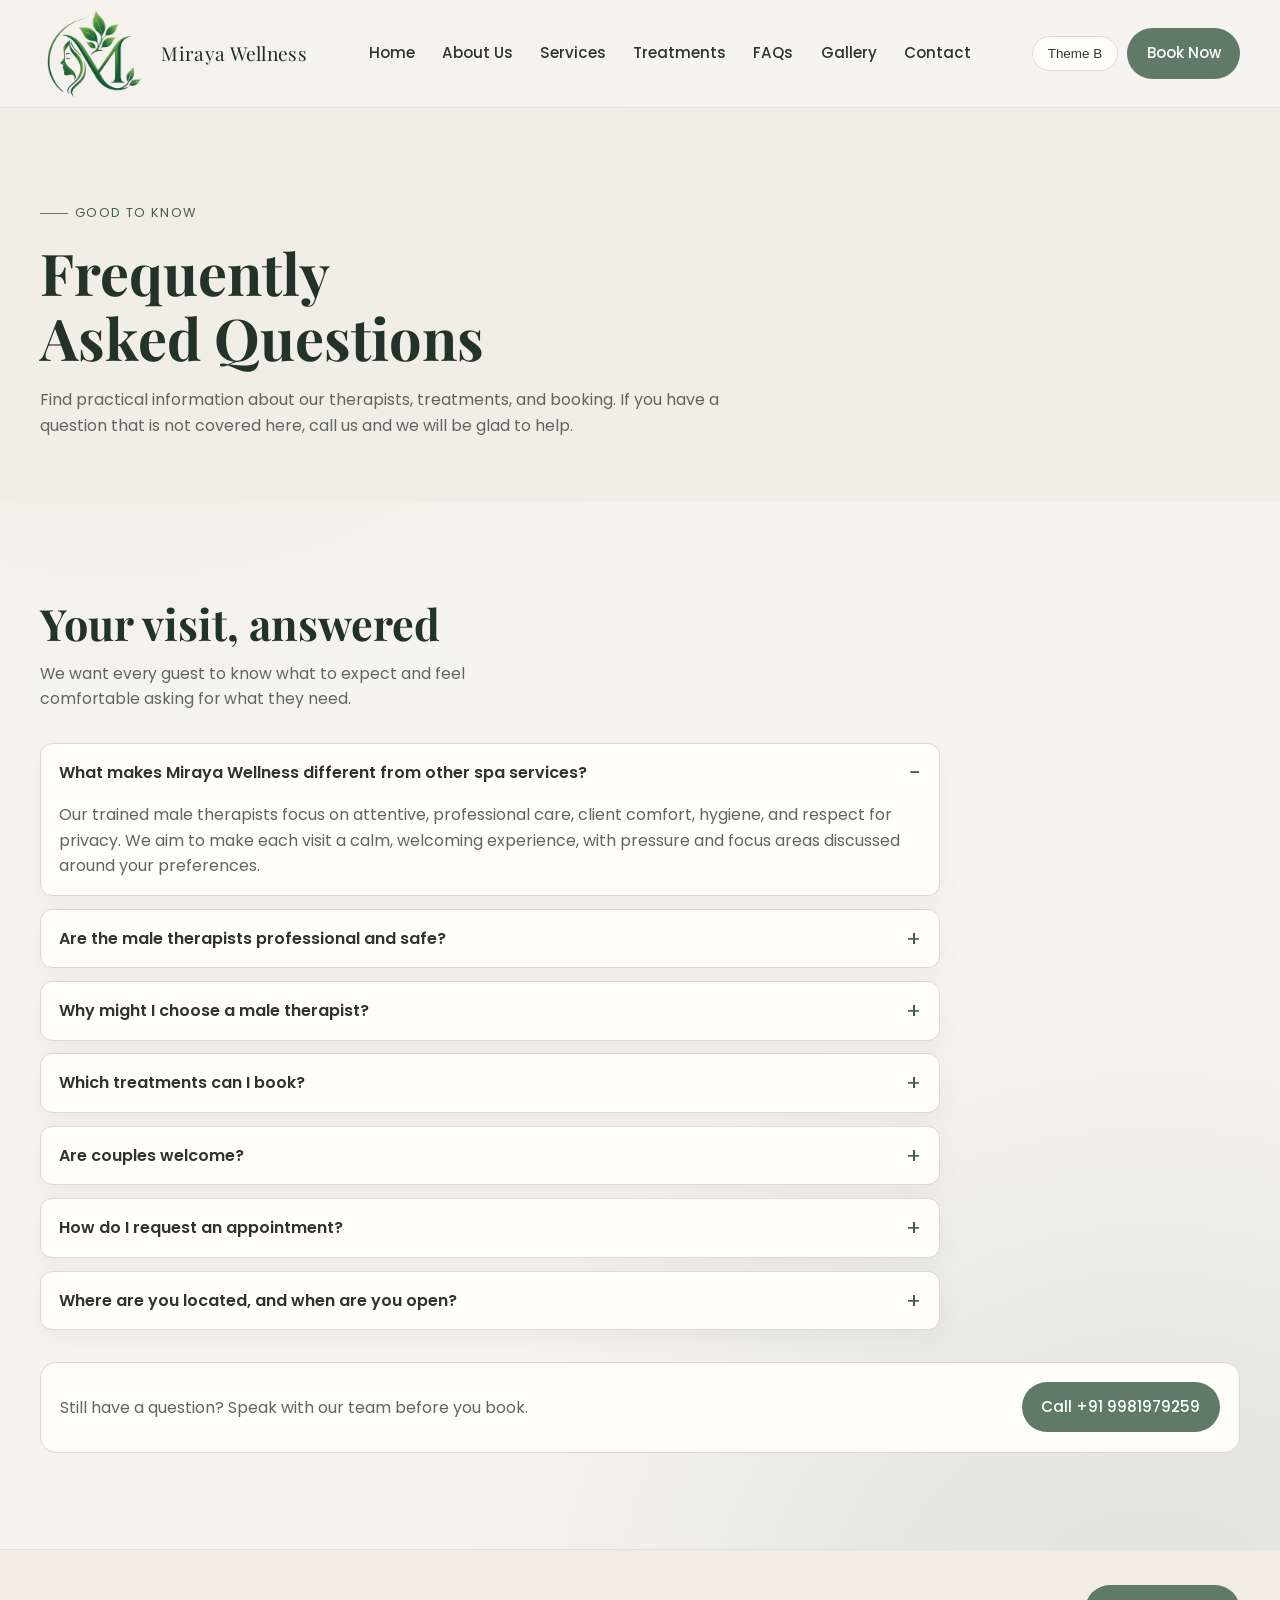
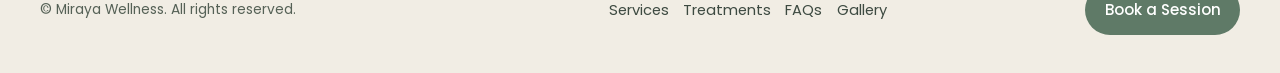
<file: faq.html>
<!DOCTYPE html>
<html lang="en">
<head>
  <meta charset="UTF-8" />
  <meta name="viewport" content="width=device-width, initial-scale=1.0" />
  <title>Frequently Asked Questions | Miraya Wellness</title>
  <meta name="description" content="Learn about therapist professionalism, privacy, treatments, couples bookings, and how to book a session at Miraya Wellness in Gurugram." />
  <meta name="robots" content="index, follow" />
  <meta name="theme-color" content="#5f7a67" />
  <link rel="icon" type="image/x-icon" href="assets/favicon.ico" />
  <link rel="icon" type="image/png" sizes="32x32" href="assets/favicon-32x32.png" />
  <link rel="apple-touch-icon" sizes="180x180" href="assets/apple-touch-icon.png" />
  <link rel="manifest" href="assets/site.webmanifest" />
  <link rel="preconnect" href="https://fonts.googleapis.com" />
  <link rel="preconnect" href="https://fonts.gstatic.com" crossorigin />
  <link href="https://fonts.googleapis.com/css2?family=Playfair+Display:wght@500;600;700&family=Poppins:wght@300;400;500;600&display=swap" rel="stylesheet" />
  <link rel="stylesheet" href="assets/index.css" />
</head>
<body data-theme="a">
  <header class="site-header">
    <div class="container header-wrap">
      <a href="index.html#home" class="brand" aria-label="Miraya Wellness home">
        <img class="brand-mark" src="assets/logo-source3.png" alt="Miraya Wellness logo" loading="eager" />
        <span class="brand-name">Miraya Wellness</span>
      </a>
      <nav class="nav" aria-label="Primary navigation">
        <button class="menu-toggle" id="menuToggle" aria-expanded="false" aria-controls="mobileMenu" aria-label="Toggle menu">
          <span></span><span></span><span></span>
        </button>
        <ul class="nav-links" id="mobileMenu">
          <li><a href="index.html#home">Home</a></li>
          <li><a href="index.html#about">About Us</a></li>
          <li><a href="index.html#services">Services</a></li>
          <li><a href="treatments.html">Treatments</a></li>
          <li><a href="faq.html" aria-current="page">FAQs</a></li>
          <li><a href="gallery.html">Gallery</a></li>
          <li><a href="index.html#contact">Contact</a></li>
        </ul>
      </nav>
      <div class="header-actions">
        <button type="button" class="theme-switch" id="themeSwitch" aria-label="Switch color theme" aria-pressed="false">Theme B</button>
        <a class="btn btn-primary" href="index.html#contact">Book Now</a>
      </div>
    </div>
  </header>

  <main>
    <section class="hero content-hero">
      <div class="container">
        <span class="eyebrow">Good to know</span>
        <h1>Frequently Asked Questions</h1>
        <p>Find practical information about our therapists, treatments, and booking. If you have a question that is not covered here, call us and we will be glad to help.</p>
      </div>
    </section>

    <section class="section">
      <div class="container">
        <h2 class="section-title">Your visit, answered</h2>
        <p class="section-subtitle">We want every guest to know what to expect and feel comfortable asking for what they need.</p>

        <div class="faq-list">
          <details class="faq-item" open>
            <summary>What makes Miraya Wellness different from other spa services?</summary>
            <p class="faq-answer">Our trained male therapists focus on attentive, professional care, client comfort, hygiene, and respect for privacy. We aim to make each visit a calm, welcoming experience, with pressure and focus areas discussed around your preferences.</p>
          </details>
          <details class="faq-item">
            <summary>Are the male therapists professional and safe?</summary>
            <p class="faq-answer">Yes. Our therapists are trained professionals who follow standards for hygiene, professionalism, and client confidentiality. Your comfort and privacy matter throughout the session. Please share any preferences or concerns before treatment, and let your therapist know if you would like the pressure adjusted or a pause.</p>
          </details>
          <details class="faq-item">
            <summary>Why might I choose a male therapist?</summary>
            <p class="faq-answer">Some guests prefer firmer pressure for muscle relaxation, while others prefer a gentler touch. The right pressure depends on your comfort and treatment goals, not on assumptions; discuss your preferences with your therapist so the session can be adjusted to you.</p>
          </details>
          <details class="faq-item">
            <summary>Which treatments can I book?</summary>
            <p class="faq-answer">Our listed menu includes Jacuzzi, Four Hand, Thai, Deep Tissue, Hot Oil, Swedish, and Full Body Massage. You can review current durations and prices on our <a href="index.html#services">services and pricing menu</a>. Other experiences and packages should be confirmed with us before booking.</p>
          </details>
          <details class="faq-item">
            <summary>Are couples welcome?</summary>
            <p class="faq-answer">Yes, couples are welcome. Contact us before your visit so we can discuss your preferred treatment and arrange the booking.</p>
          </details>
          <details class="faq-item">
            <summary>How do I request an appointment?</summary>
            <p class="faq-answer">Use the booking form on our <a href="index.html#contact">contact page</a> or call <a href="tel:+919981979259">+91 9981979259</a>. Share your preferred service, date, and time; we will contact you to confirm the request.</p>
          </details>
          <details class="faq-item">
            <summary>Where are you located, and when are you open?</summary>
            <p class="faq-answer">We are at 71 Princetone Estate Rd, DLF Phase 5, Sector 43, Gurugram. The website lists our hours as 24 hours a day, seven days a week. Please call ahead to confirm availability for your preferred time.</p>
          </details>
        </div>

        <div class="page-cta">
          <p>Still have a question? Speak with our team before you book.</p>
          <a class="btn btn-primary" href="tel:+919981979259">Call +91 9981979259</a>
        </div>
      </div>
    </section>
  </main>

  <footer class="site-footer">
    <div class="container footer-wrap">
      <p class="copyright">&copy; Miraya Wellness. All rights reserved.</p>
      <ul class="footer-links" aria-label="Quick links">
        <li><a href="index.html#services">Services</a></li>
        <li><a href="treatments.html">Treatments</a></li>
        <li><a href="faq.html" aria-current="page">FAQs</a></li>
        <li><a href="gallery.html">Gallery</a></li>
      </ul>
      <a class="btn btn-primary" href="index.html#contact">Book a Session</a>
    </div>
  </footer>

  <script src="assets/content-page.js"></script>
</body>
</html>
</file>
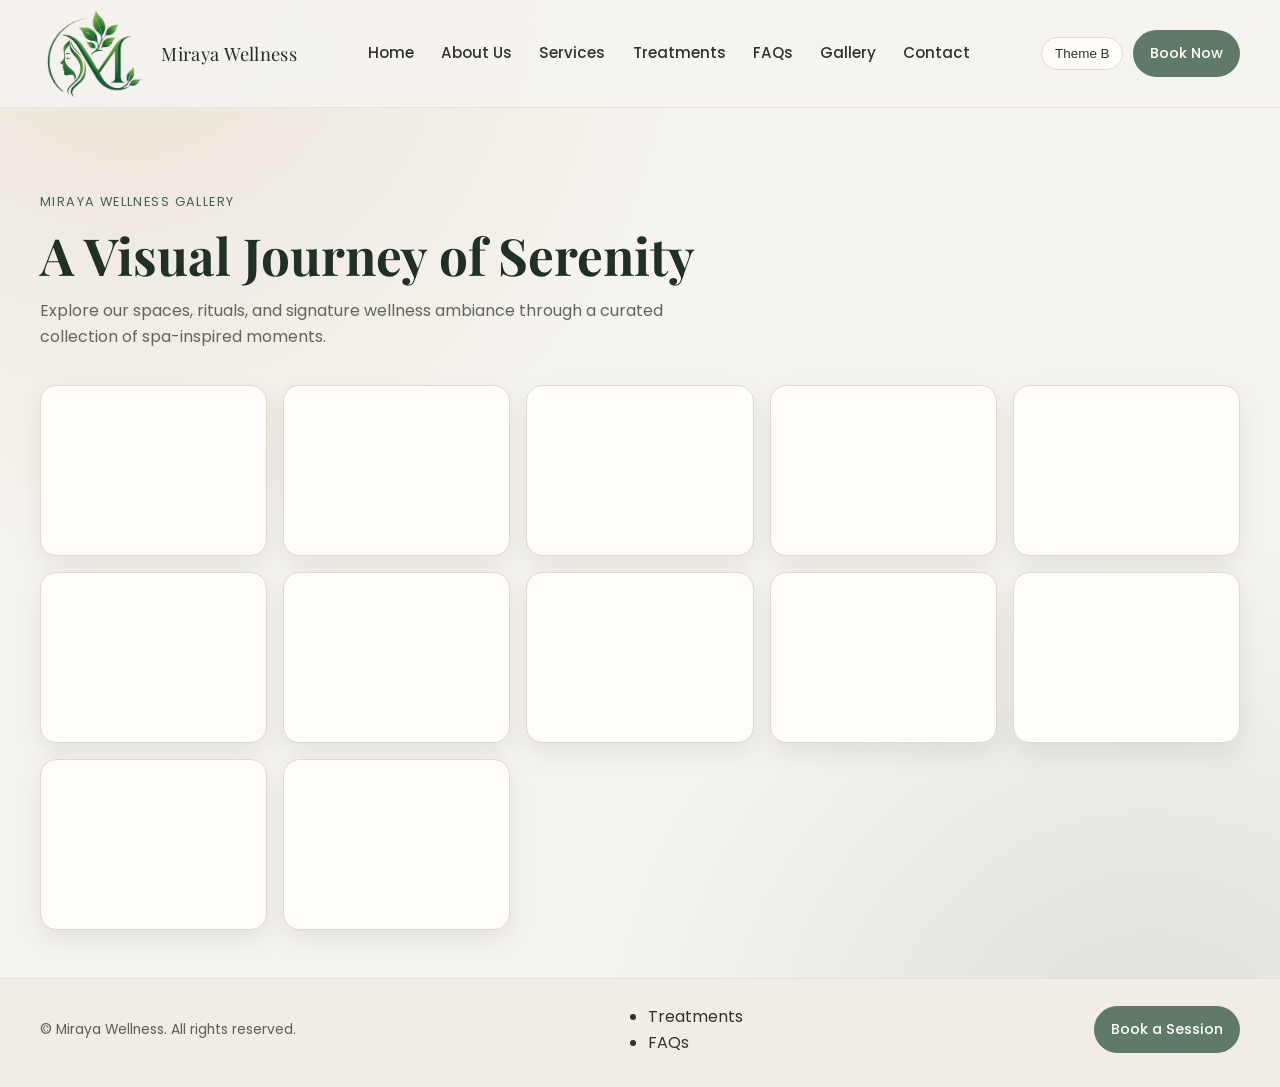
<file: gallery.html>
﻿<!DOCTYPE html>
<html lang="en">
<head>
  <meta charset="UTF-8" />
  <meta name="viewport" content="width=device-width, initial-scale=1.0" />
  <title>Gallery | Miraya Wellness</title>
  <meta name="description" content="Explore the Miraya Wellness gallery featuring serene spaces, therapies, and wellness ambiance." />
  <meta name="robots" content="index, follow" />
  <meta name="theme-color" content="#5f7a67" />
  <link rel="icon" type="image/x-icon" href="assets/favicon.ico" />
  <link rel="icon" type="image/png" sizes="32x32" href="assets/favicon-32x32.png" />
  <link rel="apple-touch-icon" sizes="180x180" href="assets/apple-touch-icon.png" />
  <link rel="manifest" href="assets/site.webmanifest" />
  <link rel="preconnect" href="https://fonts.googleapis.com" />
  <link rel="preconnect" href="https://fonts.gstatic.com" crossorigin />
  <link href="https://fonts.googleapis.com/css2?family=Playfair+Display:wght@500;600;700&family=Poppins:wght@300;400;500;600&display=swap" rel="stylesheet" />
    <link rel="stylesheet" href="assets/gallery.css" />
</head>
<body data-theme="a">
  <header class="site-header">
    <div class="container header-wrap">
      <a href="index.html#home" class="brand" aria-label="Miraya Wellness home">
        <img class="brand-mark" src="assets/logo-source3.png" alt="Miraya Wellness logo" loading="eager" />
        <span class="brand-name">Miraya Wellness</span>
      </a>

      <nav class="nav" aria-label="Primary navigation">
        <button class="menu-toggle" id="menuToggle" aria-expanded="false" aria-controls="mobileMenu" aria-label="Toggle menu">
          <span></span>
          <span></span>
          <span></span>
        </button>
        <ul class="nav-links" id="mobileMenu">
          <li><a href="index.html#home">Home</a></li>
          <li><a href="index.html#about">About Us</a></li>
          <li><a href="index.html#services">Services</a></li>
          <li><a href="treatments.html">Treatments</a></li>
          <li><a href="faq.html">FAQs</a></li>
          <li><a href="gallery.html">Gallery</a></li>
          <li><a href="index.html#contact">Contact</a></li>
        </ul>
      </nav>

      <div class="header-actions">
        <button type="button" class="theme-switch" id="themeSwitch" aria-label="Switch color theme" aria-pressed="false">Theme B</button>
        <a class="btn btn-primary" href="index.html#contact">Book Now</a>
      </div>
    </div>
  </header>

  <main>
    <section class="hero">
      <div class="container">
        <span class="eyebrow">Miraya Wellness Gallery</span>
        <h1>A Visual Journey of Serenity</h1>
        <p>Explore our spaces, rituals, and signature wellness ambiance through a curated collection of spa-inspired moments.</p>
      </div>
    </section>

    <section>
      <div class="container gallery-grid">
        <figure class="gallery-item"><img src="https://images.unsplash.com/photo-1544161515-4ab6ce6db874?auto=format&fit=crop&w=1200&q=80" alt="Relaxing spa room with treatment bed" loading="lazy" /></figure>
        <figure class="gallery-item"><img src="https://images.unsplash.com/photo-1519823551278-64ac92734fb1?auto=format&fit=crop&w=1200&q=80" alt="Spa ambiance with warm lighting" loading="lazy" /></figure>
        <figure class="gallery-item"><img src="https://images.unsplash.com/photo-1570172619644-dfd03ed5d881?auto=format&fit=crop&w=1200&q=80" alt="Thai therapy stretch session" loading="lazy" /></figure>
        <figure class="gallery-item"><img src="https://images.unsplash.com/photo-1600334129128-685c5582fd35?auto=format&fit=crop&w=1200&q=80" alt="Aromatic spa oils and candles" loading="lazy" /></figure>
        <figure class="gallery-item"><img src="https://images.unsplash.com/photo-1540555700478-4be289fbecef?auto=format&fit=crop&w=1200&q=80" alt="Hydrotherapy spa setup" loading="lazy" /></figure>
        <figure class="gallery-item"><img src="https://images.unsplash.com/photo-1616394584738-fc6e612e71b9?auto=format&fit=crop&w=1200&q=80" alt="Synchronized wellness massage" loading="lazy" /></figure>
        <figure class="gallery-item"><img src="https://images.unsplash.com/photo-1596178065887-1198b6148b2b?auto=format&fit=crop&w=1200&q=80" alt="Calm massage room interior" loading="lazy" /></figure>
        <figure class="gallery-item"><img src="https://images.unsplash.com/photo-1470252649378-9c29740c9fa8?auto=format&fit=crop&w=1200&q=80" alt="Deep tissue therapy in progress" loading="lazy" /></figure>
        <figure class="gallery-item"><img src="https://images.unsplash.com/photo-1544168218-d527e4d5f8af?auto=format&fit=crop&w=1200&q=80" alt="Full body massage with warm towels" loading="lazy" /></figure>
        <figure class="gallery-item"><img src="https://images.unsplash.com/photo-1515377905703-c4788e51af15?auto=format&fit=crop&w=1200&q=80" alt="Spa tray with rolled towels and decor" loading="lazy" /></figure>
        <figure class="gallery-item"><img src="https://images.unsplash.com/photo-1487412720507-e7ab37603c6f?auto=format&fit=crop&w=1200&q=80" alt="Beauty and skin wellness treatment" loading="lazy" /></figure>
        <figure class="gallery-item"><img src="https://images.unsplash.com/photo-1457972729786-0411a3b2b626?auto=format&fit=crop&w=1200&q=80" alt="Natural wellness leaves and calming atmosphere" loading="lazy" /></figure>
      </div>
    </section>
  </main>

  <footer class="site-footer">
    <div class="container footer-wrap">
      <p class="footer-text">&copy; Miraya Wellness. All rights reserved.</p>
      <ul class="footer-links" aria-label="Quick links">
        <li><a href="treatments.html">Treatments</a></li>
        <li><a href="faq.html">FAQs</a></li>
      </ul>
      <a class="btn btn-primary" href="index.html#contact">Book a Session</a>
    </div>
  </footer>

    <script src="assets/gallery.js"></script>
</body>
</html>
</file>
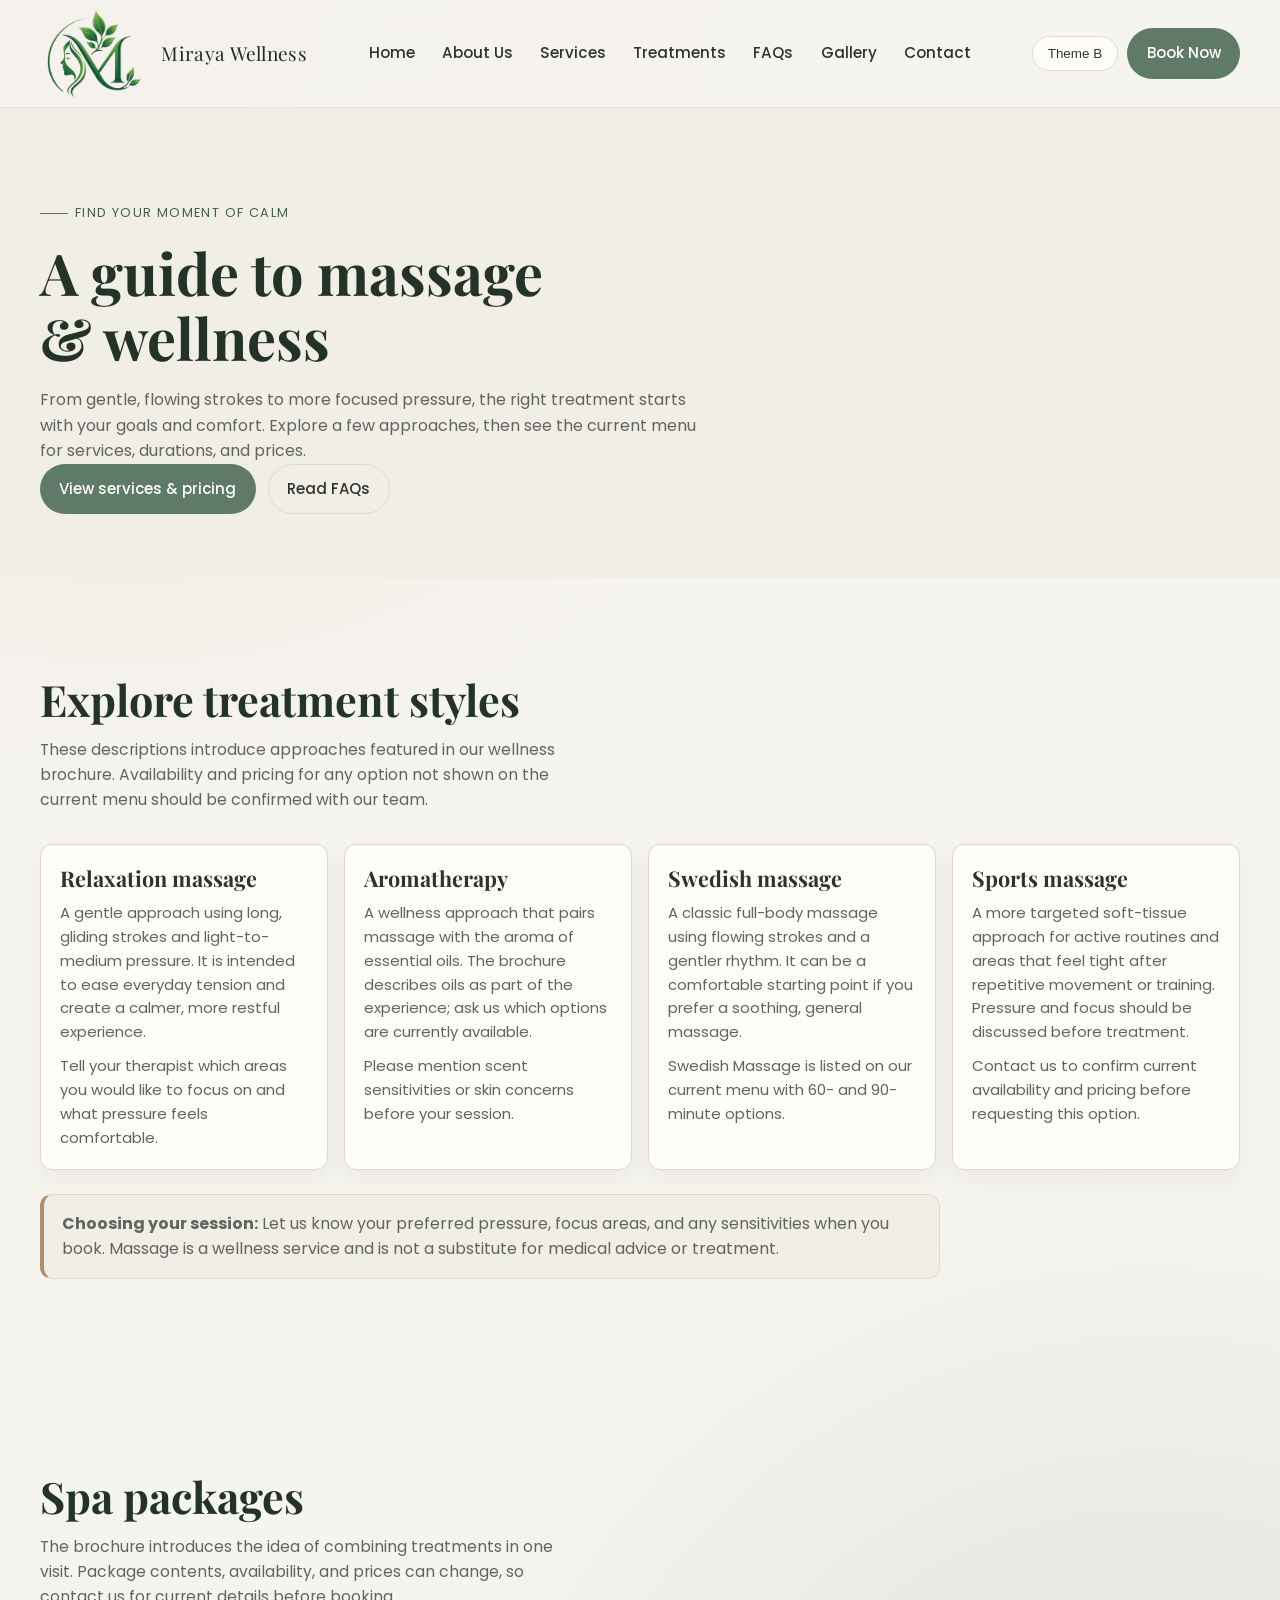
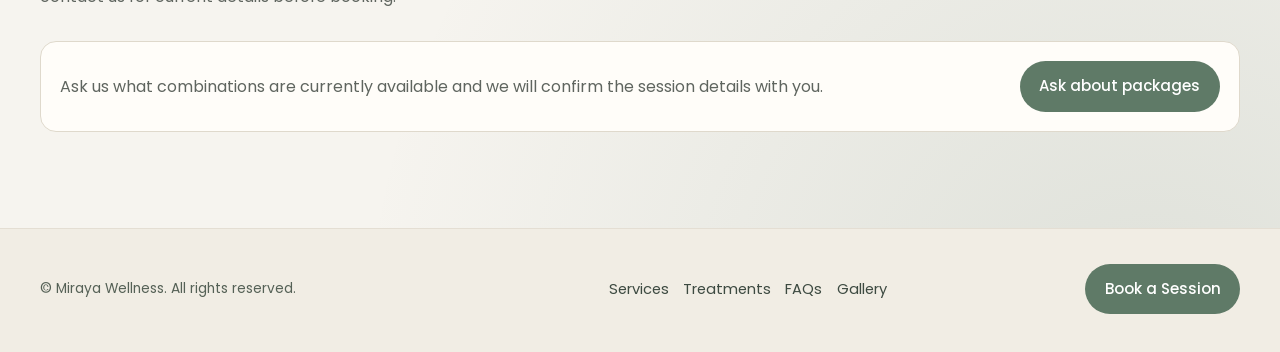
<file: treatments.html>
<!DOCTYPE html>
<html lang="en">
<head>
  <meta charset="UTF-8" />
  <meta name="viewport" content="width=device-width, initial-scale=1.0" />
  <title>Treatments & Wellness Guide | Miraya Wellness</title>
  <meta name="description" content="Explore massage styles and wellness experiences at Miraya Wellness in Gurugram, with links to the current treatment menu and pricing." />
  <meta name="robots" content="index, follow" />
  <meta name="theme-color" content="#5f7a67" />
  <link rel="icon" type="image/x-icon" href="assets/favicon.ico" />
  <link rel="icon" type="image/png" sizes="32x32" href="assets/favicon-32x32.png" />
  <link rel="apple-touch-icon" sizes="180x180" href="assets/apple-touch-icon.png" />
  <link rel="manifest" href="assets/site.webmanifest" />
  <link rel="preconnect" href="https://fonts.googleapis.com" />
  <link rel="preconnect" href="https://fonts.gstatic.com" crossorigin />
  <link href="https://fonts.googleapis.com/css2?family=Playfair+Display:wght@500;600;700&family=Poppins:wght@300;400;500;600&display=swap" rel="stylesheet" />
  <link rel="stylesheet" href="assets/index.css" />
</head>
<body data-theme="a">
  <header class="site-header">
    <div class="container header-wrap">
      <a href="index.html#home" class="brand" aria-label="Miraya Wellness home">
        <img class="brand-mark" src="assets/logo-source3.png" alt="Miraya Wellness logo" loading="eager" />
        <span class="brand-name">Miraya Wellness</span>
      </a>
      <nav class="nav" aria-label="Primary navigation">
        <button class="menu-toggle" id="menuToggle" aria-expanded="false" aria-controls="mobileMenu" aria-label="Toggle menu">
          <span></span><span></span><span></span>
        </button>
        <ul class="nav-links" id="mobileMenu">
          <li><a href="index.html#home">Home</a></li>
          <li><a href="index.html#about">About Us</a></li>
          <li><a href="index.html#services">Services</a></li>
          <li><a href="treatments.html" aria-current="page">Treatments</a></li>
          <li><a href="faq.html">FAQs</a></li>
          <li><a href="gallery.html">Gallery</a></li>
          <li><a href="index.html#contact">Contact</a></li>
        </ul>
      </nav>
      <div class="header-actions">
        <button type="button" class="theme-switch" id="themeSwitch" aria-label="Switch color theme" aria-pressed="false">Theme B</button>
        <a class="btn btn-primary" href="index.html#contact">Book Now</a>
      </div>
    </div>
  </header>

  <main>
    <section class="hero content-hero">
      <div class="container">
        <span class="eyebrow">Find your moment of calm</span>
        <h1>A guide to massage & wellness</h1>
        <p>From gentle, flowing strokes to more focused pressure, the right treatment starts with your goals and comfort. Explore a few approaches, then see the current menu for services, durations, and prices.</p>
        <div class="hero-cta">
          <a href="index.html#services" class="btn btn-primary">View services & pricing</a>
          <a href="faq.html" class="btn btn-outline">Read FAQs</a>
        </div>
      </div>
    </section>

    <section class="section">
      <div class="container">
        <h2 class="section-title">Explore treatment styles</h2>
        <p class="section-subtitle">These descriptions introduce approaches featured in our wellness brochure. Availability and pricing for any option not shown on the current menu should be confirmed with our team.</p>

        <div class="guide-grid">
          <article class="guide-card">
            <h2>Relaxation massage</h2>
            <p>A gentle approach using long, gliding strokes and light-to-medium pressure. It is intended to ease everyday tension and create a calmer, more restful experience.</p>
            <p>Tell your therapist which areas you would like to focus on and what pressure feels comfortable.</p>
          </article>
          <article class="guide-card">
            <h2>Aromatherapy</h2>
            <p>A wellness approach that pairs massage with the aroma of essential oils. The brochure describes oils as part of the experience; ask us which options are currently available.</p>
            <p>Please mention scent sensitivities or skin concerns before your session.</p>
          </article>
          <article class="guide-card">
            <h2>Swedish massage</h2>
            <p>A classic full-body massage using flowing strokes and a gentler rhythm. It can be a comfortable starting point if you prefer a soothing, general massage.</p>
            <p>Swedish Massage is listed on our current menu with 60- and 90-minute options.</p>
          </article>
          <article class="guide-card">
            <h2>Sports massage</h2>
            <p>A more targeted soft-tissue approach for active routines and areas that feel tight after repetitive movement or training. Pressure and focus should be discussed before treatment.</p>
            <p>Contact us to confirm current availability and pricing before requesting this option.</p>
          </article>
        </div>

        <div class="info-callout">
          <strong>Choosing your session:</strong> Let us know your preferred pressure, focus areas, and any sensitivities when you book. Massage is a wellness service and is not a substitute for medical advice or treatment.
        </div>
      </div>
    </section>

    <section class="section">
      <div class="container">
        <h2 class="section-title">Spa packages</h2>
        <p class="section-subtitle">The brochure introduces the idea of combining treatments in one visit. Package contents, availability, and prices can change, so contact us for current details before booking.</p>
        <div class="page-cta">
          <p>Ask us what combinations are currently available and we will confirm the session details with you.</p>
          <a class="btn btn-primary" href="index.html#contact">Ask about packages</a>
        </div>
      </div>
    </section>
  </main>

  <footer class="site-footer">
    <div class="container footer-wrap">
      <p class="copyright">&copy; Miraya Wellness. All rights reserved.</p>
      <ul class="footer-links" aria-label="Quick links">
        <li><a href="index.html#services">Services</a></li>
        <li><a href="treatments.html" aria-current="page">Treatments</a></li>
        <li><a href="faq.html">FAQs</a></li>
        <li><a href="gallery.html">Gallery</a></li>
      </ul>
      <a class="btn btn-primary" href="index.html#contact">Book a Session</a>
    </div>
  </footer>

  <script src="assets/content-page.js"></script>
</body>
</html>
</file>
<file: assets/index.css>
﻿:root {
      --bg: #f6f4ef;
      --surface: #fffdf9;
      --surface-soft: #f1eee6;
      --primary: #5f7a67;
      --primary-dark: #45604f;
      --accent: #b28d67;
      --text: #2f332f;
      --text-muted: #5f655f;
      --border: #dfd9cc;
      --shadow: 0 16px 36px rgba(54, 63, 54, 0.12);
      --radius: 16px;
      --radius-sm: 12px;
      --maxw: 1200px;
      --header-h: 94px;
    }

    body[data-theme="b"] {
      --bg: #121816;
      --surface: #1b2420;
      --surface-soft: #243029;
      --primary: #8fb29a;
      --primary-dark: #73977f;
      --accent: #ceb089;
      --text: #e4ede7;
      --text-muted: #b8c7bc;
      --border: #33433a;
      --shadow: 0 16px 36px rgba(3, 8, 6, 0.45);
    }

    body[data-theme="b"] {
      background:
        radial-gradient(circle at 10% 0%, rgba(206, 176, 137, 0.14) 0, rgba(206, 176, 137, 0) 35%),
        radial-gradient(circle at 90% 100%, rgba(143, 178, 154, 0.12) 0, rgba(143, 178, 154, 0) 35%),
        var(--bg);
    }

    body[data-theme="b"] .site-header {
      background: rgba(18, 24, 22, 0.88);
      border-bottom-color: rgba(65, 83, 73, 0.62);
    }

    body[data-theme="b"] .brand-name,
    body[data-theme="b"] .section-title,
    body[data-theme="b"] .service-name,
    body[data-theme="b"] .footer-brand {
      color: #eef5ef;
    }

    body[data-theme="b"] .menu-toggle,
    body[data-theme="b"] .theme-switch,
    body[data-theme="b"] input,
    body[data-theme="b"] select,
    body[data-theme="b"] textarea {
      background: #1d2722;
      color: #e5ede7;
      border-color: #3a4b41;
    }

    body[data-theme="b"] .menu-toggle span {
      background: #e3ece6;
    }

    body[data-theme="b"] .nav-links {
      background: #1b2420;
      border-color: #3a4a41;
    }

    body[data-theme="b"] .nav-links a {
      color: #dce9df;
    }

    body[data-theme="b"] .nav-links a:hover {
      background: #2b3a32;
      color: #f3f8f4;
    }

    body[data-theme="b"] .hero::after {
      background: linear-gradient(to top, rgba(18, 24, 22, 1), rgba(18, 24, 22, 0));
    }

    body[data-theme="b"] .site-footer {
      background: #161f1b;
      border-top-color: rgba(65, 83, 73, 0.6);
    }

    body[data-theme="b"] .footer-links a,
    body[data-theme="b"] .copyright {
      color: #aebdb2;
    }

    body[data-theme="b"] .social-link {
      background: #1e2823;
      border-color: #3a4a41;
      color: #d2e2d6;
    }

    body[data-theme="b"] .contact-list li {
      border-color: #3a4a41;
    }

    body[data-theme="b"] .contact-list strong,
    body[data-theme="b"] label,
    body[data-theme="b"] .duration {
      color: #c8d8cc;
    }

    body[data-theme="b"] .duration {
      background: #2d3d34;
    }

    * {
      box-sizing: border-box;
      margin: 0;
      padding: 0;
    }

    html {
      scroll-behavior: smooth;
    }

    body {
      font-family: "Poppins", sans-serif;
      color: var(--text);
      background:
        radial-gradient(circle at 10% 0%, rgba(178, 141, 103, 0.16) 0, rgba(178, 141, 103, 0) 35%),
        radial-gradient(circle at 90% 100%, rgba(95, 122, 103, 0.16) 0, rgba(95, 122, 103, 0) 35%),
        var(--bg);
      line-height: 1.6;
      overflow-x: hidden;
    }

    img {
      width: 100%;
      display: block;
      border-radius: var(--radius-sm);
      object-fit: cover;
    }

    a {
      color: inherit;
      text-decoration: none;
    }

    .container {
      width: min(100% - 2rem, var(--maxw));
      margin: 0 auto;
    }

    .section {
      padding: 4.5rem 0;
    }

    .section-title {
      font-family: "Playfair Display", serif;
      font-size: clamp(1.8rem, 4vw, 2.7rem);
      line-height: 1.2;
      margin-bottom: 0.7rem;
      color: #233328;
    }

    .section-subtitle {
      color: var(--text-muted);
      max-width: 58ch;
      font-size: 0.98rem;
      margin-bottom: 2rem;
    }

    .btn {
      display: inline-flex;
      align-items: center;
      justify-content: center;
      gap: 0.45rem;
      border: 1px solid transparent;
      border-radius: 999px;
      padding: 0.75rem 1.15rem;
      font-size: 0.94rem;
      font-weight: 500;
      cursor: pointer;
      transition: transform 0.2s ease, background-color 0.2s ease, border-color 0.2s ease, color 0.2s ease;
    }

    .btn:focus-visible,
    .menu-toggle:focus-visible,
    input:focus-visible,
    select:focus-visible,
    textarea:focus-visible {
      outline: 2px solid var(--accent);
      outline-offset: 2px;
    }

    .btn:hover {
      transform: translateY(-2px);
    }

    .btn-primary {
      background: var(--primary);
      color: #fff;
    }

    .btn-primary:hover {
      background: var(--primary-dark);
    }

    .btn-outline {
      border-color: rgba(255, 255, 255, 0.45);
      color: #fff;
      background: rgba(255, 255, 255, 0.06);
      backdrop-filter: blur(2px);
    }

    .btn-outline:hover {
      border-color: #fff;
      background: rgba(255, 255, 255, 0.18);
    }

    .site-header {
      position: sticky;
      top: 0;
      z-index: 50;
      height: var(--header-h);
      backdrop-filter: blur(12px);
      background: rgba(246, 244, 239, 0.88);
      border-bottom: 1px solid rgba(223, 217, 204, 0.65);
    }

    .header-wrap {
      height: 100%;
      display: flex;
      align-items: center;
      justify-content: space-between;
      gap: 1rem;
    }

    .brand {
      display: inline-flex;
      align-items: center;
      gap: 0.9rem;
      white-space: nowrap;
    }

    .brand-mark {
      width: auto;
      height: 76px;
      max-width: min(240px, 48vw);
      object-fit: contain;
      border: 0;
      box-shadow: none;
      background: transparent;
    }

    .brand-name {
      font-family: "Playfair Display", serif;
      font-size: 1.15rem;
      color: #1f2d24;
      letter-spacing: 0.3px;
    }

    .menu-toggle {
      width: 44px;
      height: 44px;
      border: 1px solid var(--border);
      background: var(--surface);
      border-radius: 10px;
      display: inline-flex;
      flex-direction: column;
      justify-content: center;
      gap: 5px;
      align-items: center;
      cursor: pointer;
    }

    .menu-toggle span {
      display: block;
      width: 18px;
      height: 2px;
      background: #2f372f;
      border-radius: 2px;
      transition: transform 0.2s ease, opacity 0.2s ease;
    }

    .menu-toggle[aria-expanded="true"] span:nth-child(1) {
      transform: translateY(7px) rotate(45deg);
    }

    .menu-toggle[aria-expanded="true"] span:nth-child(2) {
      opacity: 0;
    }

    .menu-toggle[aria-expanded="true"] span:nth-child(3) {
      transform: translateY(-7px) rotate(-45deg);
    }

    .nav-links {
      list-style: none;
      display: none;
      position: absolute;
      left: 1rem;
      right: 1rem;
      top: calc(var(--header-h) - 2px);
      background: var(--surface);
      border: 1px solid var(--border);
      border-radius: var(--radius-sm);
      box-shadow: var(--shadow);
      padding: 0.85rem;
      animation: drop-in 0.2s ease;
    }

    .nav-links.open {
      display: grid;
      gap: 0.2rem;
    }

    .nav-links a {
      display: block;
      padding: 0.72rem 0.7rem;
      border-radius: 10px;
      color: #2d342d;
      font-weight: 500;
      font-size: 0.95rem;
    }

    .nav-links a:hover {
      background: var(--surface-soft);
      color: #1f2822;
    }

    .header-actions {
      display: flex;
      align-items: center;
      gap: 0.6rem;
    }

    .header-actions .btn {
      display: none;
    }

    .theme-switch {
      border: 1px solid var(--border);
      background: var(--surface);
      color: #2e3a31;
      padding: 0.52rem 0.8rem;
      border-radius: 999px;
      font-size: 0.84rem;
      font-weight: 500;
      cursor: pointer;
      transition: transform 0.2s ease, border-color 0.2s ease;
    }

    .theme-switch:hover {
      transform: translateY(-1px);
      border-color: #a8b6a8;
    }

    .theme-switch:focus-visible {
      outline: 2px solid var(--accent);
      outline-offset: 2px;
    }

    .hero-stats {
      position: absolute;
      inset: 0 0 auto;
      z-index: 1;
      padding-top: 0.75rem;
    }

    .stats-grid {
      display: grid;
      grid-template-columns: repeat(3, minmax(0, 1fr));
      gap: 0.45rem;
    }

    .stat-card {
      text-align: center;
      padding: 0.55rem 0.35rem;
      border: 1px solid rgba(255, 255, 255, 0.3);
      border-radius: var(--radius-sm);
      background: rgba(16, 20, 17, 0.48);
    }

    .stat-value {
      color: #fff;
      font-family: "Playfair Display", serif;
      font-size: clamp(1.05rem, 4vw, 1.8rem);
      font-weight: 700;
      line-height: 1.2;
    }

    .stat-label {
      color: #f2f0eb;
      font-size: clamp(0.58rem, 2.5vw, 0.88rem);
      font-weight: 500;
      line-height: 1.35;
      margin-top: 0.35rem;
    }

    .hero {
      min-height: min(88vh, 760px);
      display: flex;
      align-items: center;
      position: relative;
      isolation: isolate;
      padding: 8rem 0 5rem;
    }

    .hero::after {
      content: "";
      position: absolute;
      inset: 0;
      background: linear-gradient(90deg, rgba(16, 20, 17, 0.72), rgba(16, 20, 17, 0.2));
      z-index: -1;
    }

    .hero-carousel {
      position: absolute;
      inset: 0;
      z-index: -2;
      margin: 0;
    }

    .hero-carousel .gallery-preview-grid {
      height: 100%;
      grid-auto-columns: 100%;
      gap: 0;
      padding: 0;
      scrollbar-width: none;
    }

    .hero-carousel .gallery-preview-grid::-webkit-scrollbar {
      display: none;
    }

    .hero-carousel .gallery-preview-item {
      height: 100%;
      border: 0;
      border-radius: 0;
      box-shadow: none;
    }

    .hero-carousel .gallery-preview-item img {
      height: 100%;
      aspect-ratio: auto;
    }

    .hero .hero-carousel-controls {
      position: absolute;
      inset: 50% 0 auto;
      z-index: 2;
      justify-content: space-between;
      margin: 0;
      padding: 0 1rem;
      transform: translateY(-50%);
    }

    .hero-carousel .gallery-carousel-button {
      border-color: rgba(255, 255, 255, 0.65);
      background: rgba(16, 20, 17, 0.5);
      color: #fff;
    }

    .hero-carousel .gallery-carousel-button:hover {
      background: var(--primary);
    }

    .hero-content {
      position: relative;
      z-index: 1;
      color: #fff;
      max-width: 700px;
      padding: 1.5rem 0;
      animation: fade-up 0.9s ease both;
    }

    .eyebrow {
      display: inline-flex;
      align-items: center;
      gap: 0.42rem;
      font-size: 0.8rem;
      letter-spacing: 0.11em;
      text-transform: uppercase;
      margin-bottom: 1rem;
      color: #e7e2d4;
    }

    .eyebrow::before {
      content: "";
      width: 28px;
      height: 1px;
      background: currentColor;
      opacity: 0.85;
    }

    .hero h1 {
      font-family: "Playfair Display", serif;
      font-size: clamp(2.05rem, 6vw, 3.6rem);
      line-height: 1.14;
      margin-bottom: 1rem;
      text-wrap: balance;
    }

    .hero p {
      max-width: 56ch;
      color: #f2f0eb;
      font-size: 1rem;
      margin-bottom: 1.5rem;
    }

    .hero.content-hero {
      min-height: 0;
      display: block;
      padding: 4.5rem 0 3rem;
      background: var(--surface-soft);
    }

    .content-hero::after {
      display: none;
    }

    .content-hero .eyebrow {
      color: var(--primary-dark);
    }

    .content-hero h1 {
      max-width: 18ch;
      color: #233328;
    }

    body[data-theme="b"] .content-hero h1 {
      color: #eef5ef;
    }

    .content-hero p {
      max-width: 68ch;
      color: var(--text-muted);
      margin-bottom: 0;
    }

    .content-hero .btn-outline {
      border-color: var(--border);
      color: var(--text);
      background: transparent;
    }

    .content-hero .btn-outline:hover {
      border-color: var(--primary);
      background: var(--surface);
    }

    .hero-cta {
      display: flex;
      flex-wrap: wrap;
      gap: 0.75rem;
    }

    .about-grid,
    .contact-grid {
      display: grid;
      gap: 1.2rem;
    }

    .about-card {
      background: var(--surface);
      border: 1px solid var(--border);
      border-radius: var(--radius);
      padding: 1.25rem;
      box-shadow: 0 14px 25px rgba(71, 79, 72, 0.08);
      align-self: center;
    }

    .about-card p + p {
      margin-top: 0.8rem;
    }

    .about-image {
      border-radius: var(--radius);
      overflow: hidden;
      box-shadow: var(--shadow);
      min-height: 280px;
    }

    .services-grid {
      display: grid;
      gap: 1rem;
      grid-template-columns: repeat(auto-fit, minmax(245px, 1fr));
    }

    .gallery-carousel {
      margin-bottom: 1.4rem;
    }

    .gallery-preview-grid {
      display: grid;
      grid-auto-columns: 100%;
      grid-auto-flow: column;
      gap: 1rem;
      overflow-x: auto;
      overscroll-behavior-inline: contain;
      scroll-behavior: smooth;
      scroll-snap-type: x mandatory;
      scrollbar-width: thin;
      padding: 0.25rem 0 0.8rem;
    }

    .gallery-preview-item {
      min-width: 0;
      scroll-snap-align: start;
      border-radius: var(--radius);
      overflow: hidden;
      border: 1px solid var(--border);
      box-shadow: 0 10px 24px rgba(71, 79, 72, 0.1);
      background: var(--surface);
    }

    .gallery-preview-item img {
      border-radius: 0;
      aspect-ratio: 4 / 3;
      object-fit: cover;
      transition: transform 0.35s ease;
    }

    .gallery-carousel-controls {
      display: flex;
      justify-content: flex-end;
      gap: 0.55rem;
      margin-top: 0.7rem;
    }

    .gallery-carousel-button {
      width: 42px;
      height: 42px;
      display: inline-grid;
      place-items: center;
      border: 1px solid var(--border);
      border-radius: 50%;
      background: var(--surface);
      color: var(--primary-dark);
      cursor: pointer;
      transition: background-color 0.2s ease, color 0.2s ease;
    }

    .gallery-carousel-button:hover {
      background: var(--primary);
      color: #fff;
    }

    .gallery-carousel-button:focus-visible {
      outline: 2px solid var(--accent);
      outline-offset: 2px;
    }

    .gallery-carousel-button svg {
      width: 22px;
      height: 22px;
      fill: none;
      stroke: currentColor;
      stroke-linecap: round;
      stroke-linejoin: round;
      stroke-width: 2;
    }

    .gallery-preview-item:hover img {
      transform: scale(1.04);
    }

    .gallery-preview-cta {
      display: flex;
      justify-content: center;
    }

    .service-card {
      border: 1px solid var(--border);
      background: var(--surface);
      border-radius: var(--radius);
      overflow: hidden;
      box-shadow: 0 10px 24px rgba(71, 79, 72, 0.08);
      display: flex;
      flex-direction: column;
      transition: transform 0.22s ease, box-shadow 0.22s ease;
      animation: fade-up 0.8s ease both;
    }

    .service-card:hover {
      transform: translateY(-4px);
      box-shadow: 0 18px 32px rgba(64, 78, 67, 0.16);
    }

    .service-image {
      aspect-ratio: 4 / 3;
      border-radius: 0;
    }

    .service-body {
      padding: 1rem;
      display: grid;
      gap: 0.5rem;
    }

    .service-head {
      display: flex;
      justify-content: space-between;
      align-items: baseline;
      gap: 0.7rem;
    }

    .service-options {
      display: grid;
      gap: 0.45rem;
    }

    .service-option {
      display: flex;
      justify-content: space-between;
      align-items: center;
      gap: 0.7rem;
    }

    .service-name {
      font-family: "Playfair Display", serif;
      font-size: 1.2rem;
      line-height: 1.3;
      color: #25322a;
    }

    .price {
      color: var(--primary-dark);
      font-weight: 600;
      font-size: 0.95rem;
      white-space: nowrap;
    }

    .duration {
      display: inline-flex;
      width: fit-content;
      font-size: 0.78rem;
      letter-spacing: 0.08em;
      text-transform: uppercase;
      color: #4f5e52;
      background: #e5ece5;
      border-radius: 999px;
      padding: 0.28rem 0.54rem;
    }

    .service-body p {
      color: var(--text-muted);
      font-size: 0.92rem;
    }

    .faq-list {
      display: grid;
      gap: 0.8rem;
      max-width: 900px;
    }

    .faq-item,
    .guide-card {
      border: 1px solid var(--border);
      border-radius: var(--radius-sm);
      background: var(--surface);
      box-shadow: 0 10px 24px rgba(71, 79, 72, 0.06);
    }

    .faq-item {
      padding: 0 1.1rem;
    }

    .faq-item summary {
      display: flex;
      justify-content: space-between;
      align-items: center;
      gap: 1rem;
      padding: 1rem 0;
      color: var(--text);
      font-weight: 600;
      cursor: pointer;
      list-style: none;
    }

    .faq-item summary::-webkit-details-marker {
      display: none;
    }

    .faq-item summary::after {
      content: "+";
      color: var(--primary-dark);
      font-size: 1.35rem;
      font-weight: 400;
      line-height: 1;
    }

    .faq-item[open] summary::after {
      content: "−";
    }

    .faq-item summary:focus-visible {
      outline: 2px solid var(--accent);
      outline-offset: 4px;
    }

    .faq-answer {
      padding: 0 0 1rem;
      color: var(--text-muted);
    }

    .guide-grid {
      display: grid;
      gap: 1rem;
      grid-template-columns: repeat(auto-fit, minmax(250px, 1fr));
    }

    .guide-card {
      padding: 1.2rem;
    }

    .guide-card h2,
    .guide-card h3 {
      margin-bottom: 0.55rem;
      color: var(--text);
      font-family: "Playfair Display", serif;
      font-size: 1.35rem;
      line-height: 1.3;
    }

    .guide-card p {
      color: var(--text-muted);
      font-size: 0.93rem;
    }

    .guide-card p + p {
      margin-top: 0.65rem;
    }

    .info-callout {
      max-width: 900px;
      margin-top: 1.5rem;
      padding: 1rem 1.15rem;
      border: 1px solid var(--border);
      border-left: 4px solid var(--accent);
      border-radius: var(--radius-sm);
      background: var(--surface-soft);
      color: var(--text-muted);
    }

    .page-cta {
      display: flex;
      flex-wrap: wrap;
      align-items: center;
      justify-content: space-between;
      gap: 1rem;
      margin-top: 2rem;
      padding: 1.2rem;
      border: 1px solid var(--border);
      border-radius: var(--radius);
      background: var(--surface);
    }

    .page-cta p {
      color: var(--text-muted);
    }

    .contact-card,
    .form-card {
      border-radius: var(--radius);
      border: 1px solid var(--border);
      background: var(--surface);
      box-shadow: 0 14px 26px rgba(71, 79, 72, 0.08);
      padding: 1.15rem;
    }

    .contact-list {
      list-style: none;
      display: grid;
      gap: 0.9rem;
      margin-top: 1rem;
    }

    .contact-list li {
      background: var(--surface-soft);
      border: 1px solid #e1dccf;
      border-radius: 12px;
      padding: 0.72rem;
    }

    .contact-list strong {
      display: block;
      font-size: 0.84rem;
      color: #3f4a42;
      margin-bottom: 0.15rem;
    }

    .contact-list a {
      color: var(--primary-dark);
      font-weight: 500;
      text-decoration: underline;
      text-underline-offset: 2px;
    }

    form {
      display: grid;
      gap: 0.8rem;
      margin-top: 0.6rem;
    }

    .booking-form {
      grid-template-columns: repeat(2, minmax(0, 1fr));
    }

    .booking-form-wide {
      grid-column: 1 / -1;
    }

    .field {
      display: grid;
      gap: 0.38rem;
    }

    label {
      font-size: 0.88rem;
      font-weight: 500;
      color: #334039;
    }

    input,
    select,
    textarea {
      font: inherit;
      width: 100%;
      border: 1px solid #d4cdbc;
      background: #fffdf9;
      border-radius: 10px;
      padding: 0.66rem 0.74rem;
    }

    .form-note {
      font-size: 0.82rem;
      color: var(--text-muted);
    }

    .site-footer {
      padding: 2.2rem 0 2.4rem;
      border-top: 1px solid rgba(223, 217, 204, 0.7);
      background: #f1ede4;
    }

    .footer-wrap {
      display: grid;
      gap: 1rem;
    }

    .footer-brand {
      font-family: "Playfair Display", serif;
      color: #203027;
      font-size: 1.25rem;
    }

    .footer-links {
      list-style: none;
      display: flex;
      flex-wrap: wrap;
      gap: 0.9rem;
    }

    .footer-links a {
      color: #3d4a41;
      font-size: 0.92rem;
    }

    .footer-social {
      display: flex;
      gap: 0.55rem;
    }

    .social-link {
      width: 38px;
      height: 38px;
      border: 1px solid #cfc7b6;
      border-radius: 50%;
      display: inline-grid;
      place-items: center;
      background: #faf8f3;
      color: #34463a;
      transition: transform 0.2s ease, border-color 0.2s ease;
    }

    .social-link:hover {
      transform: translateY(-2px);
      border-color: #95a795;
    }

    .social-link svg {
      width: 17px;
      height: 17px;
      fill: currentColor;
    }

    .copyright {
      color: #556156;
      font-size: 0.86rem;
    }

    .whatsapp-float {
      position: fixed;
      right: 0.9rem;
      bottom: 1rem;
      z-index: 60;
      display: inline-flex;
      align-items: center;
      gap: 0.5rem;
      background: #1f9f53;
      color: #fff;
      border-radius: 999px;
      border: 1px solid rgba(255, 255, 255, 0.3);
      box-shadow: 0 14px 26px rgba(9, 72, 34, 0.28);
      padding: 0.7rem 0.9rem;
      font-size: 0.9rem;
      font-weight: 600;
      transition: transform 0.2s ease, box-shadow 0.2s ease;
    }

    .whatsapp-float:hover {
      transform: translateY(-2px);
      box-shadow: 0 20px 34px rgba(9, 72, 34, 0.35);
    }

    .whatsapp-float svg {
      width: 18px;
      height: 18px;
      fill: currentColor;
      flex-shrink: 0;
    }

    .reveal {
      opacity: 0;
      transform: translateY(24px);
      transition: opacity 0.65s ease, transform 0.65s ease;
    }

    .reveal.in-view {
      opacity: 1;
      transform: translateY(0);
    }

    @keyframes fade-up {
      from {
        opacity: 0;
        transform: translateY(18px);
      }
      to {
        opacity: 1;
        transform: translateY(0);
      }
    }

    @keyframes drop-in {
      from {
        opacity: 0;
        transform: translateY(-8px);
      }
      to {
        opacity: 1;
        transform: translateY(0);
      }
    }

    @media (min-width: 760px) {
      :root {
        --header-h: 108px;
      }

      .brand-mark {
        width: auto;
        height: 90px;
      }

      .brand-name {
        font-size: 1.2rem;
      }

      .menu-toggle {
        display: none;
      }

      .nav {
        display: flex;
        align-items: center;
        gap: 1.2rem;
      }

      .nav-links,
      .nav-links.open {
        position: static;
        display: flex;
        gap: 0.2rem;
        box-shadow: none;
        border: 0;
        background: transparent;
        padding: 0;
      }

      .hero.content-hero {
        min-height: 0;
        padding: 5.5rem 0 4rem;
      }

      .nav-links a {
        padding: 0.6rem 0.75rem;
      }

      .header-actions {
        display: flex;
      }

      .header-actions .btn {
        display: inline-flex;
      }

      .theme-switch {
        padding: 0.55rem 0.9rem;
      }

      .section {
        padding: 6rem 0;
      }

      .hero {
        padding-top: 9rem;
      }

      .about-grid {
        grid-template-columns: 1.05fr 1fr;
        gap: 1.5rem;
      }

      .contact-grid {
        grid-template-columns: 0.95fr 1.05fr;
        gap: 1.5rem;
      }

      .footer-wrap {
        grid-template-columns: 1.2fr 1fr auto;
        align-items: center;
      }

      .whatsapp-float {
        right: 1.2rem;
        bottom: 1.25rem;
      }
    }

    @media (max-width: 600px) {
      .booking-form {
        grid-template-columns: 1fr;
      }

      .booking-form-wide {
        grid-column: auto;
      }

      .hero .hero-carousel-controls {
        inset: auto 0 1rem;
        transform: none;
      }
    }

    @media (min-width: 760px) and (max-width: 1239px) {
      .menu-toggle {
        display: inline-flex;
      }

      .nav-links,
      .nav-links.open {
        position: absolute;
        left: 1rem;
        right: 1rem;
        top: calc(var(--header-h) - 2px);
        display: none;
        background: var(--surface);
        border: 1px solid var(--border);
        border-radius: var(--radius-sm);
        box-shadow: var(--shadow);
        padding: 0.85rem;
      }

      body[data-theme="b"] .nav-links,
      body[data-theme="b"] .nav-links.open {
        background: #1b2420;
        border-color: #3a4a41;
      }

      .nav-links.open {
        display: grid;
        gap: 0.2rem;
      }

      .header-actions .btn {
        display: none;
      }
    }

    @media (max-width: 430px) {
      .header-wrap {
        gap: 0.35rem;
      }

      .brand {
        gap: 0.35rem;
      }

      .brand-mark {
        height: 50px;
        max-width: 64px;
      }

      .brand-name {
        font-size: 0.88rem;
      }

      .menu-toggle {
        width: 40px;
        height: 40px;
        flex: 0 0 40px;
      }

      .header-actions {
        gap: 0.3rem;
      }

      .theme-switch {
        padding: 0.35rem 0.45rem;
        font-size: 0.72rem;
        white-space: nowrap;
      }

      .whatsapp-float {
        width: 52px;
        height: 52px;
        border-radius: 50%;
        justify-content: center;
        padding: 0;
      }

      .whatsapp-float span {
        display: none;
      }
    }

    @media (min-width: 1080px) {
      .hero {
        min-height: 92vh;
      }

      .hero-content {
        padding-top: 3rem;
      }

      .about-card,
      .contact-card,
      .form-card {
        padding: 1.4rem;
      }
    }
</file>
<file: assets/gallery.css>
﻿:root {
      --bg: #f6f4ef;
      --surface: #fffdf9;
      --surface-soft: #f1eee6;
      --primary: #5f7a67;
      --primary-dark: #45604f;
      --accent: #b28d67;
      --text: #2f332f;
      --text-muted: #5f655f;
      --border: #dfd9cc;
      --shadow: 0 16px 36px rgba(54, 63, 54, 0.12);
      --radius: 16px;
      --radius-sm: 12px;
      --maxw: 1200px;
      --header-h: 94px;
    }

    body[data-theme="b"] {
      --bg: #121816;
      --surface: #1b2420;
      --surface-soft: #243029;
      --primary: #8fb29a;
      --primary-dark: #73977f;
      --accent: #ceb089;
      --text: #e4ede7;
      --text-muted: #b8c7bc;
      --border: #33433a;
      --shadow: 0 16px 36px rgba(3, 8, 6, 0.45);
    }

    * {
      box-sizing: border-box;
      margin: 0;
      padding: 0;
    }

    body {
      font-family: "Poppins", sans-serif;
      color: var(--text);
      background:
        radial-gradient(circle at 10% 0%, rgba(178, 141, 103, 0.16) 0, rgba(178, 141, 103, 0) 35%),
        radial-gradient(circle at 90% 100%, rgba(95, 122, 103, 0.16) 0, rgba(95, 122, 103, 0) 35%),
        var(--bg);
      line-height: 1.6;
      overflow-x: hidden;
    }

    body[data-theme="b"] {
      background:
        radial-gradient(circle at 10% 0%, rgba(206, 176, 137, 0.14) 0, rgba(206, 176, 137, 0) 35%),
        radial-gradient(circle at 90% 100%, rgba(143, 178, 154, 0.12) 0, rgba(143, 178, 154, 0) 35%),
        var(--bg);
    }

    a {
      color: inherit;
      text-decoration: none;
    }

    img {
      width: 100%;
      display: block;
    }

    .container {
      width: min(100% - 2rem, var(--maxw));
      margin: 0 auto;
    }

    .site-header {
      position: sticky;
      top: 0;
      z-index: 30;
      height: var(--header-h);
      backdrop-filter: blur(12px);
      background: rgba(246, 244, 239, 0.88);
      border-bottom: 1px solid rgba(223, 217, 204, 0.65);
    }

    body[data-theme="b"] .site-header {
      background: rgba(18, 24, 22, 0.88);
      border-bottom-color: rgba(65, 83, 73, 0.62);
    }

    .header-wrap {
      height: 100%;
      display: flex;
      align-items: center;
      justify-content: space-between;
      gap: 1rem;
    }

    .brand {
      display: inline-flex;
      align-items: center;
      gap: 0.9rem;
      white-space: nowrap;
    }

    .brand-mark {
      width: auto;
      height: 76px;
      max-width: min(240px, 48vw);
      object-fit: contain;
    }

    .brand-name {
      font-family: "Playfair Display", serif;
      font-size: 1.15rem;
      color: #1f2d24;
      letter-spacing: 0.3px;
    }

    body[data-theme="b"] .brand-name {
      color: #eef5ef;
    }

    .menu-toggle {
      width: 44px;
      height: 44px;
      border: 1px solid var(--border);
      background: var(--surface);
      border-radius: 10px;
      display: inline-flex;
      flex-direction: column;
      justify-content: center;
      gap: 5px;
      align-items: center;
      cursor: pointer;
    }

    .menu-toggle span {
      display: block;
      width: 18px;
      height: 2px;
      background: #2f372f;
      border-radius: 2px;
    }

    body[data-theme="b"] .menu-toggle span {
      background: #e3ece6;
    }

    .nav-links {
      list-style: none;
      display: none;
      position: absolute;
      left: 1rem;
      right: 1rem;
      top: calc(var(--header-h) - 2px);
      background: var(--surface);
      border: 1px solid var(--border);
      border-radius: var(--radius-sm);
      box-shadow: var(--shadow);
      padding: 0.85rem;
    }

    body[data-theme="b"] .nav-links {
      background: #1b2420;
      border-color: #3a4a41;
    }

    .nav-links.open {
      display: grid;
      gap: 0.2rem;
    }

    .nav-links a {
      display: block;
      padding: 0.72rem 0.7rem;
      border-radius: 10px;
      color: #2d342d;
      font-weight: 500;
      font-size: 0.95rem;
    }

    body[data-theme="b"] .nav-links a {
      color: #dce9df;
    }

    .nav-links a:hover {
      background: var(--surface-soft);
    }

    .header-actions {
      display: flex;
      align-items: center;
      gap: 0.6rem;
    }

    .btn {
      display: inline-flex;
      align-items: center;
      justify-content: center;
      border-radius: 999px;
      border: 1px solid transparent;
      font-size: 0.9rem;
      font-weight: 500;
      padding: 0.7rem 1rem;
      cursor: pointer;
    }

    .btn-primary {
      background: var(--primary);
      color: #fff;
    }

    .theme-switch {
      border: 1px solid var(--border);
      background: var(--surface);
      color: var(--text);
      padding: 0.52rem 0.8rem;
      border-radius: 999px;
      font-size: 0.84rem;
      font-weight: 500;
      cursor: pointer;
    }

    .hero {
      padding: 4rem 0 2rem;
    }

    .eyebrow {
      font-size: 0.8rem;
      letter-spacing: 0.11em;
      text-transform: uppercase;
      color: var(--primary-dark);
      margin-bottom: 0.8rem;
      display: inline-block;
    }

    .hero h1 {
      font-family: "Playfair Display", serif;
      font-size: clamp(2rem, 6vw, 3.2rem);
      line-height: 1.18;
      margin-bottom: 0.8rem;
      color: #203027;
    }

    body[data-theme="b"] .hero h1 {
      color: #eef5ef;
    }

    .hero p {
      max-width: 64ch;
      color: var(--text-muted);
    }

    .gallery-grid {
      display: grid;
      gap: 1rem;
      grid-template-columns: repeat(auto-fit, minmax(220px, 1fr));
      padding-bottom: 3rem;
    }

    .gallery-item {
      overflow: hidden;
      border-radius: var(--radius);
      border: 1px solid var(--border);
      box-shadow: 0 10px 24px rgba(71, 79, 72, 0.1);
      background: var(--surface);
    }

    .gallery-item img {
      aspect-ratio: 4 / 3;
      object-fit: cover;
      transition: transform 0.35s ease;
    }

    .gallery-item:hover img {
      transform: scale(1.05);
    }

    .site-footer {
      padding: 1.6rem 0 2rem;
      border-top: 1px solid rgba(223, 217, 204, 0.7);
      background: #f1ede4;
    }

    body[data-theme="b"] .site-footer {
      background: #161f1b;
      border-top-color: rgba(65, 83, 73, 0.6);
    }

    .footer-wrap {
      display: flex;
      align-items: center;
      justify-content: space-between;
      gap: 1rem;
      flex-wrap: wrap;
    }

    .footer-text {
      color: #556156;
      font-size: 0.86rem;
    }

    body[data-theme="b"] .footer-text {
      color: #aebdb2;
    }

    @media (min-width: 760px) {
      :root {
        --header-h: 108px;
      }

      .brand-mark {
        width: auto;
        height: 90px;
      }

      .menu-toggle {
        display: none;
      }

      .nav {
        display: flex;
        align-items: center;
        gap: 1.2rem;
      }

      .nav-links,
      .nav-links.open {
        position: static;
        display: flex;
        gap: 0.2rem;
        box-shadow: none;
        border: 0;
        background: transparent;
        padding: 0;
      }

      .nav-links a {
        padding: 0.6rem 0.75rem;
      }

      .hero {
        padding: 5rem 0 2.2rem;
      }
    }

    @media (max-width: 760px) {
      .header-actions .btn {
        display: none;
      }
    }

    @media (max-width: 430px) {
      .header-wrap {
        gap: 0.35rem;
      }

      .brand {
        gap: 0.35rem;
      }

      .brand-mark {
        height: 50px;
        max-width: 64px;
      }

      .brand-name {
        font-size: 0.88rem;
      }

      .menu-toggle {
        width: 40px;
        height: 40px;
        flex: 0 0 40px;
      }

      .header-actions {
        gap: 0.3rem;
      }

      .theme-switch {
        padding: 0.35rem 0.45rem;
        font-size: 0.72rem;
        white-space: nowrap;
      }
    }

    @media (min-width: 760px) and (max-width: 1239px) {
      .menu-toggle {
        display: inline-flex;
      }

      .nav-links,
      .nav-links.open {
        position: absolute;
        left: 1rem;
        right: 1rem;
        top: calc(var(--header-h) - 2px);
        display: none;
        background: var(--surface);
        border: 1px solid var(--border);
        border-radius: var(--radius-sm);
        box-shadow: var(--shadow);
        padding: 0.85rem;
      }

      body[data-theme="b"] .nav-links,
      body[data-theme="b"] .nav-links.open {
        background: #1b2420;
        border-color: #3a4a41;
      }

      .nav-links.open {
        display: grid;
        gap: 0.2rem;
      }

      .header-actions .btn {
        display: none;
      }
    }
</file>
